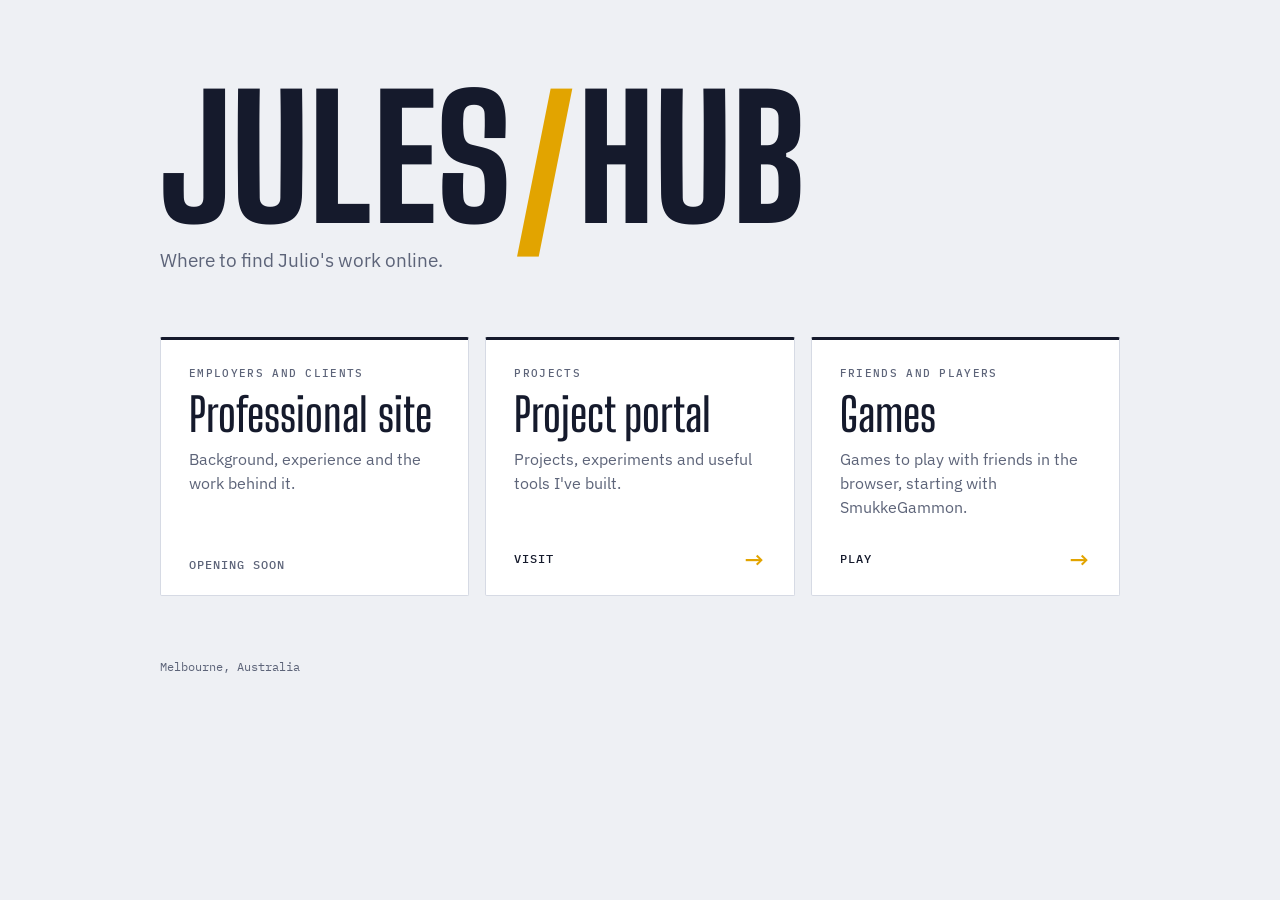
<file: index.html>
<!doctype html>
<html lang="en-AU">
<head>
  <meta charset="utf-8">
  <meta name="viewport" content="width=device-width, initial-scale=1, viewport-fit=cover">
  <title>Jules Hub</title>
  <meta name="description" content="Julio's online front door: his professional site, his project portal and his games.">
  <link rel="preconnect" href="https://fonts.googleapis.com">
  <link rel="stylesheet" href="https://fonts.googleapis.com/css2?family=Big+Shoulders+Display:wght@600;800&family=IBM+Plex+Sans:wght@400;500&family=IBM+Plex+Mono:wght@400;500&display=swap">
  <link rel="stylesheet" href="styles.css">
</head>
<body>
  <div class="wrap">
    <header class="title">
      <h1>Jules<span>/</span>Hub</h1>
      <p>Where to find Julio's work online.</p>
    </header>

    <main class="choices">
      <div class="choice">
        <span class="eyebrow">Employers and clients</span>
        <h2>Professional site</h2>
        <p>Background, experience and the work behind it.</p>
        <span class="go"><span class="soon">Opening soon</span></span>
      </div>

      <a class="choice" href="https://projects.jdunne.au">
        <span class="eyebrow">Projects</span>
        <h2>Project portal</h2>
        <p>Projects, experiments and useful tools I've built.</p>
        <span class="go"><span>Visit</span><span class="arrow" aria-hidden="true">→</span></span>
      </a>

      <a class="choice" href="https://games.jdunne.au">
        <span class="eyebrow">Friends and players</span>
        <h2>Games</h2>
        <p>Games to play with friends in the browser, starting with SmukkeGammon.</p>
        <span class="go"><span>Play</span><span class="arrow" aria-hidden="true">→</span></span>
      </a>
    </main>

    <footer>Melbourne, Australia</footer>
  </div>
</body>
</html>
</file>
<file: styles.css>
/* Layout: one centred column. A large title, a single line beneath it, then three equal choice panels side by side (two then one on tablets, stacked on phones). */
:root {
  --bg: #eef0f4;
  --panel: #ffffff;
  --ink: #151a2c;
  --muted: #5d6479;
  --line: #d6dae4;
  --accent: #e2a400;
  --display: "Big Shoulders Display", "Arial Narrow", Impact, sans-serif;
  --body: "IBM Plex Sans", system-ui, -apple-system, "Segoe UI", sans-serif;
  --mono: "IBM Plex Mono", ui-monospace, SFMono-Regular, Menlo, monospace;
}
@media (prefers-color-scheme: dark) {
  :root:not([data-theme="light"]) {
    --bg: #0e1220; --panel: #151b2d; --ink: #e8ebf3; --muted: #9097ad; --line: #262e45; --accent: #f2b81c;
    color-scheme: dark;
  }
}
:root[data-theme="dark"] {
  --bg: #0e1220; --panel: #151b2d; --ink: #e8ebf3; --muted: #9097ad; --line: #262e45; --accent: #f2b81c;
  color-scheme: dark;
}

* { box-sizing: border-box; }
html, body { min-height: 100%; }
body {
  margin: 0;
  background: var(--bg);
  color: var(--ink);
  font-family: var(--body);
  font-size: 16px;
  line-height: 1.5;
  padding-left: max(16px, env(safe-area-inset-left, 0px));
  padding-right: max(16px, env(safe-area-inset-right, 0px));
  padding-block: clamp(40px, 10vh, 120px) 48px;
}

.wrap {
  max-width: 960px;
  margin: 0 auto;
  display: flex;
  flex-direction: column;
  gap: clamp(40px, 7vh, 72px);
}

.title h1 {
  margin: 0;
  font-family: var(--display);
  font-weight: 800;
  font-size: clamp(64px, 16vw, 168px);
  line-height: 0.82;
  letter-spacing: 0.005em;
  text-transform: uppercase;
}
.title h1 span { color: var(--accent); }
.title p {
  margin: 18px 0 0;
  max-width: 44ch;
  color: var(--muted);
  font-size: clamp(16px, 2vw, 19px);
}

.choices {
  display: grid;
  grid-template-columns: repeat(3, minmax(0, 1fr));
  gap: 16px;
}

.choice {
  position: relative;
  display: flex;
  flex-direction: column;
  gap: 10px;
  min-width: 0;
  padding: 28px 28px 24px;
  background: var(--panel);
  border: 1px solid var(--line);
  border-top: 3px solid var(--ink);
  border-radius: 2px;
  color: inherit;
  text-decoration: none;
}
.eyebrow {
  font: 500 11px/1 var(--mono);
  text-transform: uppercase;
  letter-spacing: 0.12em;
  color: var(--muted);
}
.choice h2 {
  margin: 4px 0 0;
  font-family: var(--display);
  font-weight: 600;
  font-size: clamp(34px, 5vw, 46px);
  line-height: 0.95;
  text-wrap: balance;
}
.choice p { margin: 0; color: var(--muted); max-width: 38ch; }
.go {
  margin-top: auto;
  padding-top: 18px;
  display: flex;
  align-items: center;
  justify-content: space-between;
  gap: 12px;
  font: 500 12px/1 var(--mono);
  text-transform: uppercase;
  letter-spacing: 0.08em;
}
.arrow {
  font-family: var(--body);
  font-size: 24px;
  line-height: 1;
}
.soon { color: var(--muted); }

a.choice:hover, a.choice:focus-visible { border-top-color: var(--accent); }
a.choice:focus-visible { outline: 2px solid var(--accent); outline-offset: 3px; }
a.choice .arrow { color: var(--accent); }
@media (prefers-reduced-motion: no-preference) {
  .choice { transition: border-color 0.2s, transform 0.2s; }
  .arrow { transition: transform 0.2s; }
  a.choice:hover { transform: translateY(-3px); }
  a.choice:hover .arrow { transform: translateX(6px); }
}

footer {
  font: 400 12px/1.4 var(--mono);
  color: var(--muted);
}

@media (max-width: 900px) {
  .choices { grid-template-columns: repeat(2, minmax(0, 1fr)); }
}
@media (max-width: 640px) {
  .choices { grid-template-columns: minmax(0, 1fr); }
  .choice { padding: 24px 20px 20px; }
}
</file>
